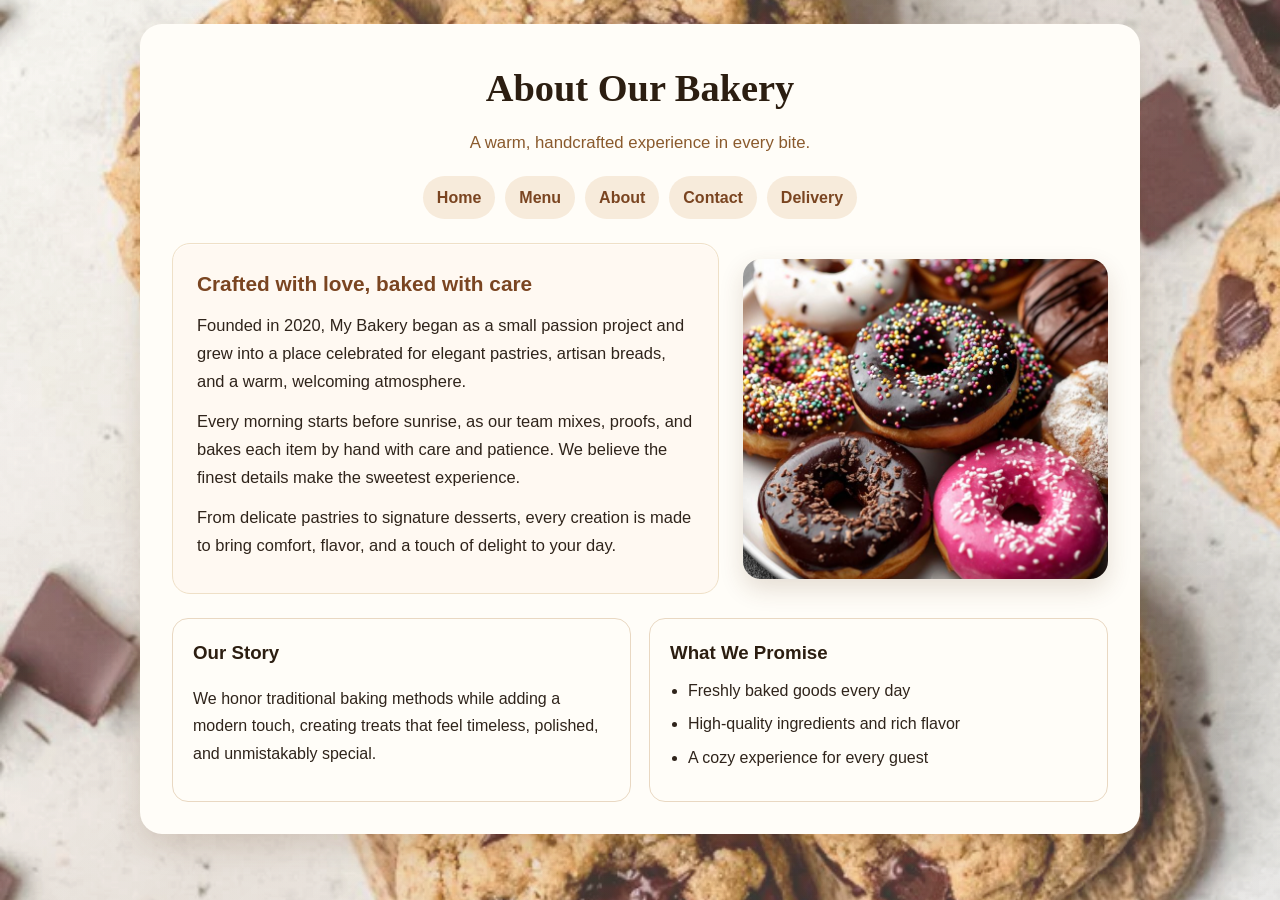
<file: Pastery/about.html>
<!DOCTYPE html>
<html lang="en">
<head>
    <meta charset="UTF-8">
    <meta name="viewport" content="width=device-width, initial-scale=1.0">
    <title>About | My Bakery</title>
    <style>
        * {
            box-sizing: border-box;
        }

        body {
            margin: 0;
            padding: 24px;
            background-color: #fff8ee;
            background:
                linear-gradient(135deg, rgba(255, 246, 231, 0.22), rgba(255, 248, 238, 0.16)),
                url("image/Healthy Peanut Butter Cookies (grain-free) _ Ambitious Kitchen.webp") center/cover no-repeat;
            background-attachment: fixed;
            color: #2f241b;
            font-family: 'Segoe UI', Roboto, Helvetica, sans-serif;
            line-height: 1.7;
        }

        body::before {
            content: '';
            position: fixed;
            inset: 0;
            background: linear-gradient(
                135deg,
                rgba(255, 255, 255, 0.08) 0%,
                rgba(111, 65, 27, 0.12) 50%,
                rgba(255, 255, 255, 0.08) 100%
            );
            pointer-events: none;
            z-index: -1;
        }

        .page {
            max-width: 1000px;
            margin: 0 auto;
            background: #fffdf8;
            padding: 32px;
            border-radius: 22px;
            box-shadow: 0 12px 32px rgba(92, 56, 26, 0.16);
        }

        h1 {
            color: #2c1e11;
            font-family: Georgia, 'Times New Roman', serif;
            font-size: 2.4rem;
            text-align: center;
            margin: 0 0 8px;
        }

        .subtitle {
            text-align: center;
            color: #8a5a2d;
            font-size: 1.05rem;
            margin: 0 0 18px;
        }

        .nav-links {
            list-style: none;
            padding: 0;
            margin: 0 0 24px;
            display: flex;
            justify-content: center;
            flex-wrap: wrap;
            gap: 10px;
        }

        .nav-links a {
            display: inline-block;
            padding: 8px 14px;
            border-radius: 999px;
            background: #f7ebdb;
            color: #7a4521;
            text-decoration: none;
            font-weight: bold;
            transition: all 0.3s ease;
        }

        .nav-links a:hover {
            background: #8b4513;
            color: #fff;
        }

        .hero {
            display: grid;
            grid-template-columns: 1.2fr 0.8fr;
            gap: 24px;
            align-items: center;
            margin-bottom: 24px;
        }

        .about-card {
            background: #fff9f2;
            border: 1px solid #efe0c7;
            border-radius: 18px;
            padding: 22px 24px;
            box-shadow: inset 0 1px 0 rgba(255,255,255,0.6);
        }

        .about-card h2 {
            margin: 0 0 10px;
            color: #7a4521;
            font-size: 1.3rem;
        }

        .about-card p {
            font-size: 1.03rem;
            margin: 0 0 12px;
        }

        .about-image {
            width: 100%;
            height: 320px;
            object-fit: cover;
            border-radius: 18px;
            box-shadow: 0 10px 24px rgba(92, 56, 26, 0.16);
        }

        .info-grid {
            display: grid;
            grid-template-columns: repeat(2, 1fr);
            gap: 18px;
        }

        .info-card {
            background: #fffdf8;
            border: 1px solid #e9d8c2;
            border-radius: 16px;
            padding: 18px 20px;
        }

        .info-card h3 {
            margin: 0 0 8px;
            color: #2c1e11;
        }

        .info-card ul {
            margin: 0;
            padding-left: 18px;
        }

        .info-card li {
            margin-bottom: 6px;
        }

        @media (max-width: 780px) {
            .hero,
            .info-grid {
                grid-template-columns: 1fr;
            }

            .about-image {
                height: 260px;
            }
        }
    </style>
</head>
<body>
    <div class="page">
        <h1>About Our Bakery</h1>
        <p class="subtitle">A warm, handcrafted experience in every bite.</p>

        <ul class="nav-links">
            <li><a href="index.html">Home</a></li>
            <li><a href="menu.html">Menu</a></li>
            <li><a href="about.html">About</a></li>
            <li><a href="contact.html">Contact</a></li>
            <li><a href="delivery.html">Delivery</a></li>
        </ul>

        <section class="hero">
            <div class="about-card">
                <h2>Crafted with love, baked with care</h2>
                <p>Founded in 2020, My Bakery began as a small passion project and grew into a place celebrated for elegant pastries, artisan breads, and a warm, welcoming atmosphere.</p>
                <p>Every morning starts before sunrise, as our team mixes, proofs, and bakes each item by hand with care and patience. We believe the finest details make the sweetest experience.</p>
                <p>From delicate pastries to signature desserts, every creation is made to bring comfort, flavor, and a touch of delight to your day.</p>
            </div>
            <img class="about-image" src="image/Colorful & Delicious Homemade Donuts - Your New Favorite Sweet Treat - Copy.jfif" alt="Fresh pastries and bakery treats">
        </section>

        <section class="info-grid">
            <div class="info-card">
                <h3>Our Story</h3>
                <p>We honor traditional baking methods while adding a modern touch, creating treats that feel timeless, polished, and unmistakably special.</p>
            </div>
            <div class="info-card">
                <h3>What We Promise</h3>
                <ul>
                    <li>Freshly baked goods every day</li>
                    <li>High-quality ingredients and rich flavor</li>
                    <li>A cozy experience for every guest</li>
                </ul>
            </div>
        </section>
    </div>
</body>
</html>
</file>
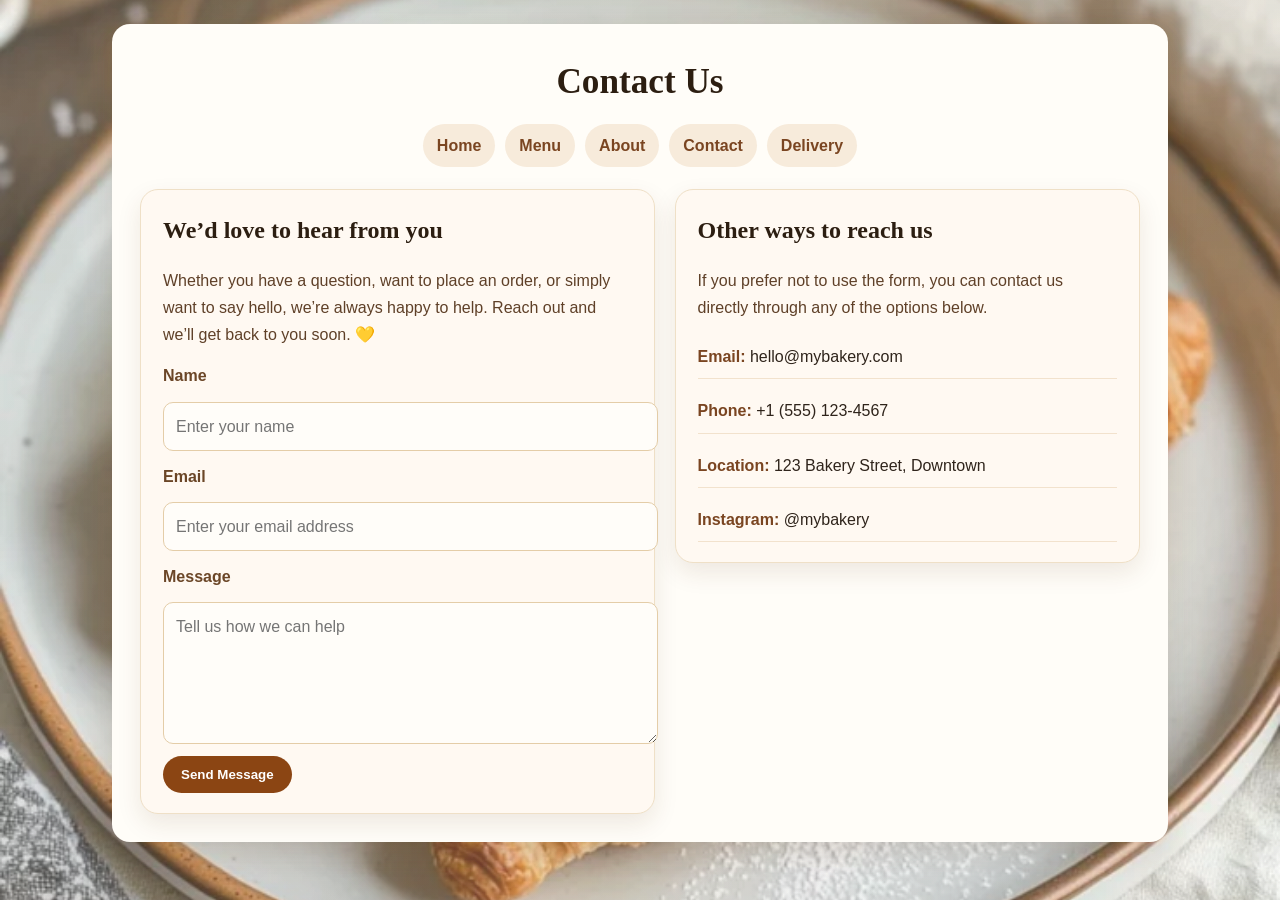
<file: Pastery/contact.html>
<!DOCTYPE html>
<html lang="en">
<head>
    <meta charset="UTF-8">
    <meta name="viewport" content="width=device-width, initial-scale=1.0">
    <title>Contact | My Bakery</title>
    <style>
        body {
            margin: 0;
            padding: 24px;
            background-color: #fff8ee;
            background:
                linear-gradient(135deg, rgba(255, 246, 231, 0.22), rgba(255, 248, 238, 0.16)),
                url("image/Quick & Easy Chocolate Almond Croissants.webp") center/cover no-repeat;
            background-attachment: fixed;
            color: #2f241b;
            font-family: 'Segoe UI', Roboto, Helvetica, sans-serif;
            line-height: 1.7;
        }

        body::before {
            content: '';
            position: fixed;
            inset: 0;
            background: linear-gradient(
                135deg,
                rgba(255, 255, 255, 0.08) 0%,
                rgba(111, 65, 27, 0.12) 50%,
                rgba(255, 255, 255, 0.08) 100%
            );
            pointer-events: none;
            z-index: -1;
        }

        .page {
            max-width: 1000px;
            margin: 0 auto;
            background: #fffdf8;
            padding: 28px;
            border-radius: 18px;
            box-shadow: 0 10px 28px rgba(92, 56, 26, 0.14);
        }

        h1, h2, h3 {
            color: #2c1e11;
            font-family: Georgia, 'Times New Roman', serif;
            margin-top: 0;
        }

        h1 {
            font-size: 2.2rem;
            text-align: center;
            margin-bottom: 12px;
        }

        .nav-links {
            list-style: none;
            padding: 0;
            margin: 0 0 22px;
            display: flex;
            justify-content: center;
            flex-wrap: wrap;
            gap: 10px;
        }

        .nav-links a {
            display: inline-block;
            padding: 8px 14px;
            border-radius: 999px;
            background: #f7ebdb;
            color: #7a4521;
            text-decoration: none;
            font-weight: bold;
            transition: all 0.3s ease;
        }

        .nav-links a:hover {
            background: #8b4513;
            color: #fff;
        }

        .contact-wrapper {
            display: grid;
            grid-template-columns: 1.05fr 0.95fr;
            gap: 20px;
            align-items: start;
        }

        .contact-card, .info-card {
            background: #fff9f2;
            border: 1px solid #efe0c7;
            border-radius: 18px;
            padding: 20px 22px;
            box-shadow: 0 10px 25px rgba(87, 51, 20, 0.1);
        }

        .contact-card h2, .info-card h2 {
            margin-bottom: 8px;
        }

        .intro {
            margin-bottom: 14px;
            color: #5f4028;
        }

        form {
            display: grid;
            gap: 12px;
        }

        label {
            font-weight: 600;
            color: #6b4627;
        }

        input, textarea {
            width: 100%;
            border: 1px solid #e4cda8;
            border-radius: 10px;
            padding: 10px 12px;
            font: inherit;
            background: #fffdf9;
        }

        textarea {
            min-height: 120px;
            resize: vertical;
        }

        button {
            border: none;
            border-radius: 999px;
            background: #8b4513;
            color: white;
            padding: 11px 18px;
            font-weight: bold;
            cursor: pointer;
            width: fit-content;
        }

        .contact-list {
            list-style: none;
            padding: 0;
            margin: 12px 0 0;
            display: grid;
            gap: 10px;
        }

        .contact-list li {
            padding: 8px 0;
            border-bottom: 1px solid #f2e2cd;
        }

        .contact-list strong {
            color: #7a4521;
        }

        @media (max-width: 800px) {
            .contact-wrapper {
                grid-template-columns: 1fr;
            }
        }
    </style>
</head>
<body>
    <div class="page">
        <h1>Contact Us</h1>
        <ul class="nav-links">
            <li><a href="index.html">Home</a></li>
            <li><a href="menu.html">Menu</a></li>
            <li><a href="about.html">About</a></li>
            <li><a href="contact.html">Contact</a></li>
            <li><a href="delivery.html">Delivery</a></li>
        </ul>

        <div class="contact-wrapper">
            <div class="contact-card">
                <h2>We’d love to hear from you</h2>
                <p class="intro">Whether you have a question, want to place an order, or simply want to say hello, we’re always happy to help. Reach out and we’ll get back to you soon. 💛</p>

                <form>
                    <label for="name">Name</label>
                    <input type="text" id="name" placeholder="Enter your name">

                    <label for="email">Email</label>
                    <input type="email" id="email" placeholder="Enter your email address">

                    <label for="message">Message</label>
                    <textarea id="message" placeholder="Tell us how we can help"></textarea>

                    <button type="submit">Send Message</button>
                </form>
            </div>

            <div class="info-card">
                <h2>Other ways to reach us</h2>
                <p class="intro">If you prefer not to use the form, you can contact us directly through any of the options below.</p>
                <ul class="contact-list">
                    <li><strong>Email:</strong> hello@mybakery.com</li>
                    <li><strong>Phone:</strong> +1 (555) 123-4567</li>
                    <li><strong>Location:</strong> 123 Bakery Street, Downtown</li>
                    <li><strong>Instagram:</strong> @mybakery</li>
                </ul>
            </div>
        </div>
    </div>
</body>
</html>
</file>
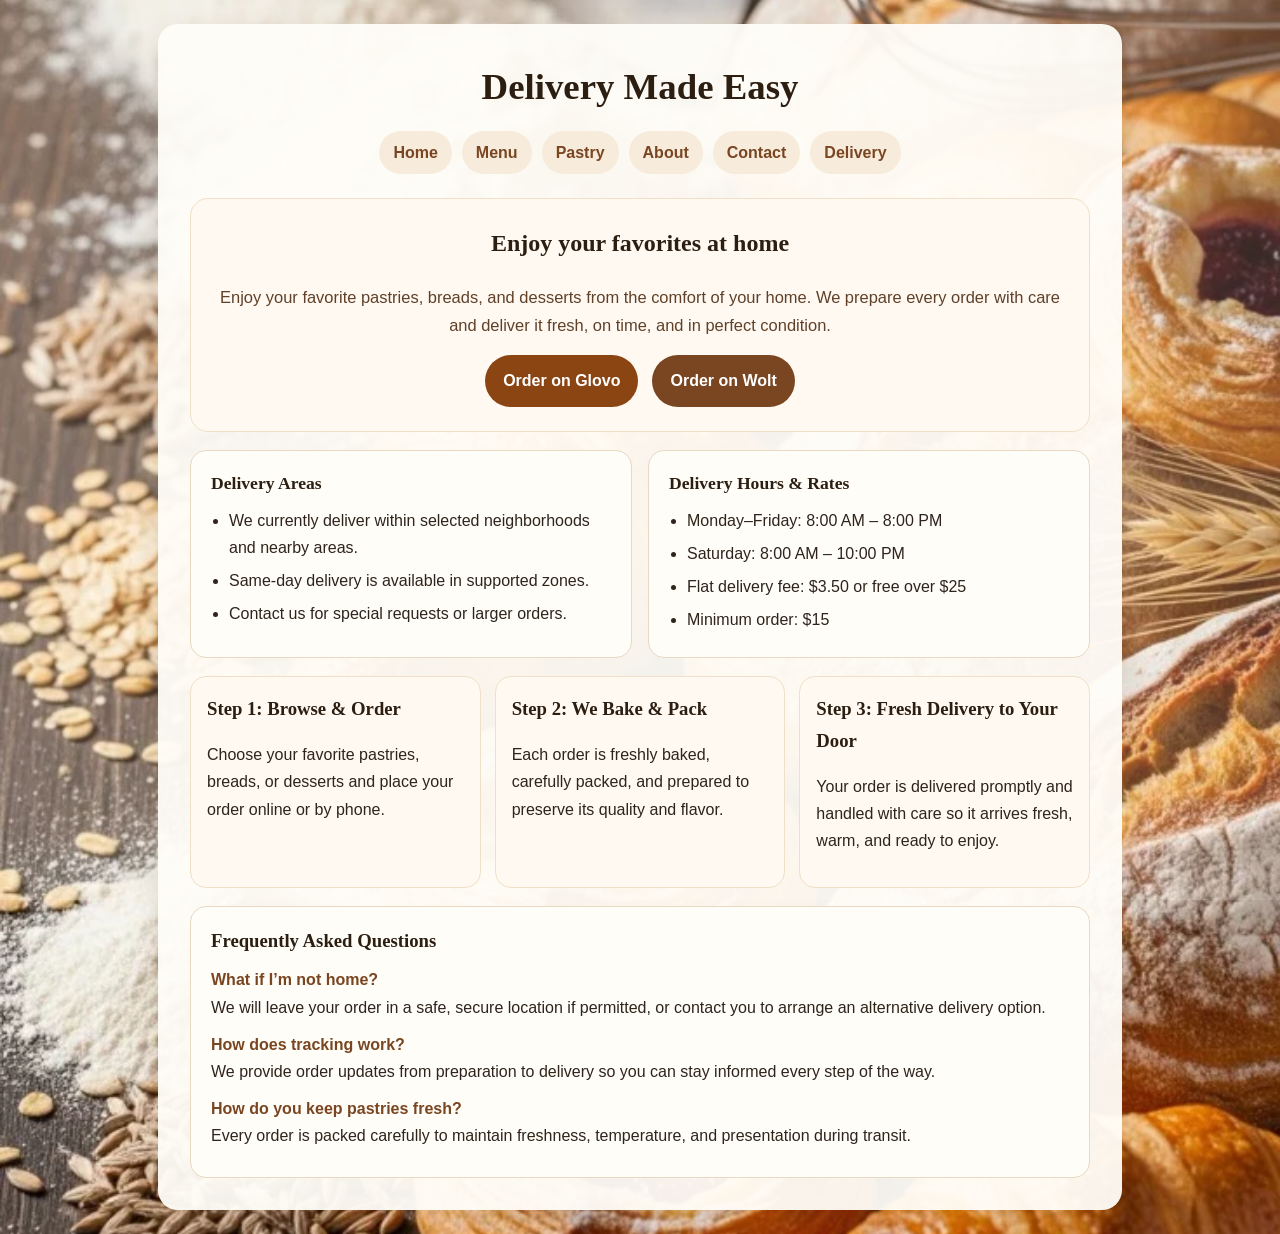
<file: Pastery/delivery.html>
<!DOCTYPE html>
<html lang="en">
<head>
    <meta charset="UTF-8">
    <meta name="viewport" content="width=device-width, initial-scale=1.0">
    <title>Delivery | My Bakery</title>
    <style>
        body {
            margin: 0;
            padding: 24px;
            background-color: #fff8ee;
            background:
                linear-gradient(135deg, rgba(255, 246, 231, 0.2), rgba(255, 248, 238, 0.14)),
                url("image/download.webp") center/cover no-repeat;
            background-attachment: fixed;
            color: #2f241b;
            font-family: 'Segoe UI', Roboto, Helvetica, sans-serif;
            line-height: 1.7;
        }

        .page {
            max-width: 900px;
            margin: 0 auto;
            background: rgba(255, 253, 248, 0.95);
            padding: 32px;
            border-radius: 20px;
            box-shadow: 0 12px 30px rgba(92, 56, 26, 0.16);
        }

        h1, h2, h3 {
            color: #2c1e11;
            font-family: Georgia, 'Times New Roman', serif;
            margin-top: 0;
        }

        h1 {
            font-size: 2.3rem;
            text-align: center;
            margin-bottom: 12px;
        }

        .nav-links {
            list-style: none;
            padding: 0;
            margin: 0 0 24px;
            display: flex;
            justify-content: center;
            flex-wrap: wrap;
            gap: 10px;
        }

        .nav-links a {
            display: inline-block;
            padding: 8px 14px;
            border-radius: 999px;
            background: #f7ebdb;
            color: #7a4521;
            text-decoration: none;
            font-weight: bold;
            transition: all 0.3s ease;
        }

        .nav-links a:hover {
            background: #8b4513;
            color: #fff;
        }

        .delivery-card {
            background: #fff9f2;
            border: 1px solid #efe0c7;
            border-radius: 18px;
            padding: 24px;
            text-align: center;
            margin-bottom: 18px;
        }

        .delivery-card p {
            font-size: 1.03rem;
            margin: 0 0 16px;
            color: #5f4028;
        }

        .delivery-buttons {
            display: flex;
            justify-content: center;
            gap: 14px;
            flex-wrap: wrap;
        }

        .delivery-buttons a {
            display: inline-block;
            padding: 12px 18px;
            border-radius: 999px;
            background: #8b4513;
            color: #fff;
            text-decoration: none;
            font-weight: bold;
            transition: transform 0.3s ease, background 0.3s ease;
        }

        .delivery-buttons a:hover {
            transform: translateY(-2px);
            background: #a0522d;
        }

        .delivery-buttons .secondary {
            background: #7a4521;
        }

        .delivery-buttons .secondary:hover {
            background: #8f562d;
        }

        .info-grid {
            display: grid;
            grid-template-columns: repeat(2, minmax(0, 1fr));
            gap: 16px;
            margin-top: 18px;
        }

        .info-card {
            background: #fffdf8;
            border: 1px solid #e9d8c2;
            border-radius: 16px;
            padding: 18px 20px;
            text-align: left;
        }

        .info-card h3 {
            margin: 0 0 8px;
            font-size: 1.1rem;
        }

        .info-card ul {
            margin: 0;
            padding-left: 18px;
        }

        .info-card li {
            margin-bottom: 6px;
        }

        .steps {
            display: grid;
            grid-template-columns: repeat(3, minmax(0, 1fr));
            gap: 14px;
            margin-top: 18px;
        }

        .step-card {
            background: #fff9f2;
            border: 1px solid #efe0c7;
            border-radius: 16px;
            padding: 16px;
            text-align: left;
        }

        .step-card h3 {
            margin-bottom: 8px;
        }

        .faq {
            margin-top: 18px;
            background: #fffdf8;
            border: 1px solid #e9d8c2;
            border-radius: 16px;
            padding: 18px 20px;
        }

        .faq h3 {
            margin-bottom: 10px;
        }

        .faq-item {
            margin-bottom: 10px;
        }

        .faq-item strong {
            color: #7a4521;
        }

        @media (max-width: 800px) {
            .info-grid,
            .steps {
                grid-template-columns: 1fr;
            }
        }
    </style>
</head>
<body>
    <div class="page">
        <h1>Delivery Made Easy</h1>
        <ul class="nav-links">
            <li><a href="index.html">Home</a></li>
            <li><a href="menu.html">Menu</a></li>
            <li><a href="pastry.html">Pastry</a></li>
            <li><a href="about.html">About</a></li>
            <li><a href="contact.html">Contact</a></li>
            <li><a href="delivery.html">Delivery</a></li>
        </ul>

        <div class="delivery-card">
            <h2>Enjoy your favorites at home</h2>
            <p>Enjoy your favorite pastries, breads, and desserts from the comfort of your home. We prepare every order with care and deliver it fresh, on time, and in perfect condition.</p>
            <div class="delivery-buttons">
                <a href="https://glovoapp.com/" target="_blank" rel="noopener">Order on Glovo</a>
                <a class="secondary" href="https://wolt.com/" target="_blank" rel="noopener">Order on Wolt</a>
            </div>
        </div>

        <div class="info-grid">
            <div class="info-card">
                <h3>Delivery Areas</h3>
                <ul>
                    <li>We currently deliver within selected neighborhoods and nearby areas.</li>
                    <li>Same-day delivery is available in supported zones.</li>
                    <li>Contact us for special requests or larger orders.</li>
                </ul>
            </div>
            <div class="info-card">
                <h3>Delivery Hours & Rates</h3>
                <ul>
                    <li>Monday–Friday: 8:00 AM – 8:00 PM</li>
                    <li>Saturday: 8:00 AM – 10:00 PM</li>
                    <li>Flat delivery fee: $3.50 or free over $25</li>
                    <li>Minimum order: $15</li>
                </ul>
            </div>
        </div>

        <div class="steps">
            <div class="step-card">
                <h3>Step 1: Browse & Order</h3>
                <p>Choose your favorite pastries, breads, or desserts and place your order online or by phone.</p>
            </div>
            <div class="step-card">
                <h3>Step 2: We Bake & Pack</h3>
                <p>Each order is freshly baked, carefully packed, and prepared to preserve its quality and flavor.</p>
            </div>
            <div class="step-card">
                <h3>Step 3: Fresh Delivery to Your Door</h3>
                <p>Your order is delivered promptly and handled with care so it arrives fresh, warm, and ready to enjoy.</p>
            </div>
        </div>

        <div class="faq">
            <h3>Frequently Asked Questions</h3>
            <div class="faq-item"><strong>What if I’m not home?</strong><br>We will leave your order in a safe, secure location if permitted, or contact you to arrange an alternative delivery option.</div>
            <div class="faq-item"><strong>How does tracking work?</strong><br>We provide order updates from preparation to delivery so you can stay informed every step of the way.</div>
            <div class="faq-item"><strong>How do you keep pastries fresh?</strong><br>Every order is packed carefully to maintain freshness, temperature, and presentation during transit.</div>
        </div>
    </div>
</body>
</html>
</file>
